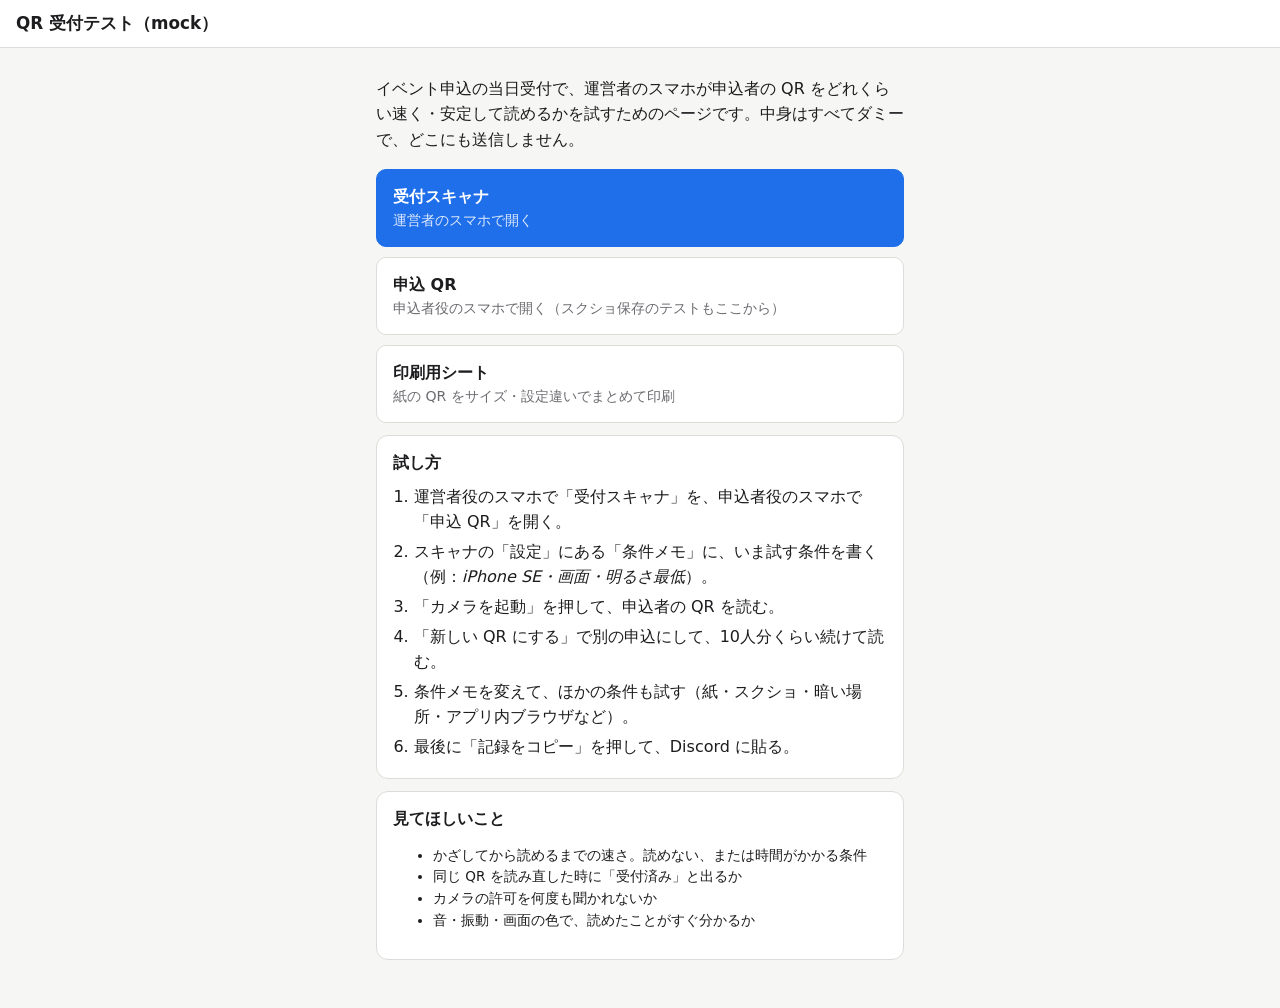
<file: site/index.html>
<!doctype html>
<html lang="ja">
<head>
  <meta charset="utf-8">
  <meta name="viewport" content="width=device-width, initial-scale=1">
  <title>QR受付テスト</title>
  <link rel="stylesheet" href="style.css">
</head>
<body>
  <header class="bar"><h1>QR 受付テスト（mock）</h1></header>
  <main>
    <p>イベント申込の当日受付で、運営者のスマホが申込者の QR をどれくらい速く・安定して読めるかを試すためのページです。中身はすべてダミーで、どこにも送信しません。</p>

    <div class="links">
      <a class="button primary" href="scan.html">受付スキャナ<span>運営者のスマホで開く</span></a>
      <a class="button" href="show.html">申込 QR<span>申込者役のスマホで開く（スクショ保存のテストもここから）</span></a>
      <a class="button" href="print.html">印刷用シート<span>紙の QR をサイズ・設定違いでまとめて印刷</span></a>
    </div>

    <section class="panel">
      <h2>試し方</h2>
      <ol class="steps">
        <li>運営者役のスマホで「受付スキャナ」を、申込者役のスマホで「申込 QR」を開く。</li>
        <li>スキャナの「設定」にある「条件メモ」に、いま試す条件を書く（例：<em>iPhone SE・画面・明るさ最低</em>）。</li>
        <li>「カメラを起動」を押して、申込者の QR を読む。</li>
        <li>「新しい QR にする」で別の申込にして、10人分くらい続けて読む。</li>
        <li>条件メモを変えて、ほかの条件も試す（紙・スクショ・暗い場所・アプリ内ブラウザなど）。</li>
        <li>最後に「記録をコピー」を押して、Discord に貼る。</li>
      </ol>
    </section>

    <section class="panel">
      <h2>見てほしいこと</h2>
      <ul class="small">
        <li>かざしてから読めるまでの速さ。読めない、または時間がかかる条件</li>
        <li>同じ QR を読み直した時に「受付済み」と出るか</li>
        <li>カメラの許可を何度も聞かれないか</li>
        <li>音・振動・画面の色で、読めたことがすぐ分かるか</li>
      </ul>
    </section>
  </main>
</body>
</html>
</file>
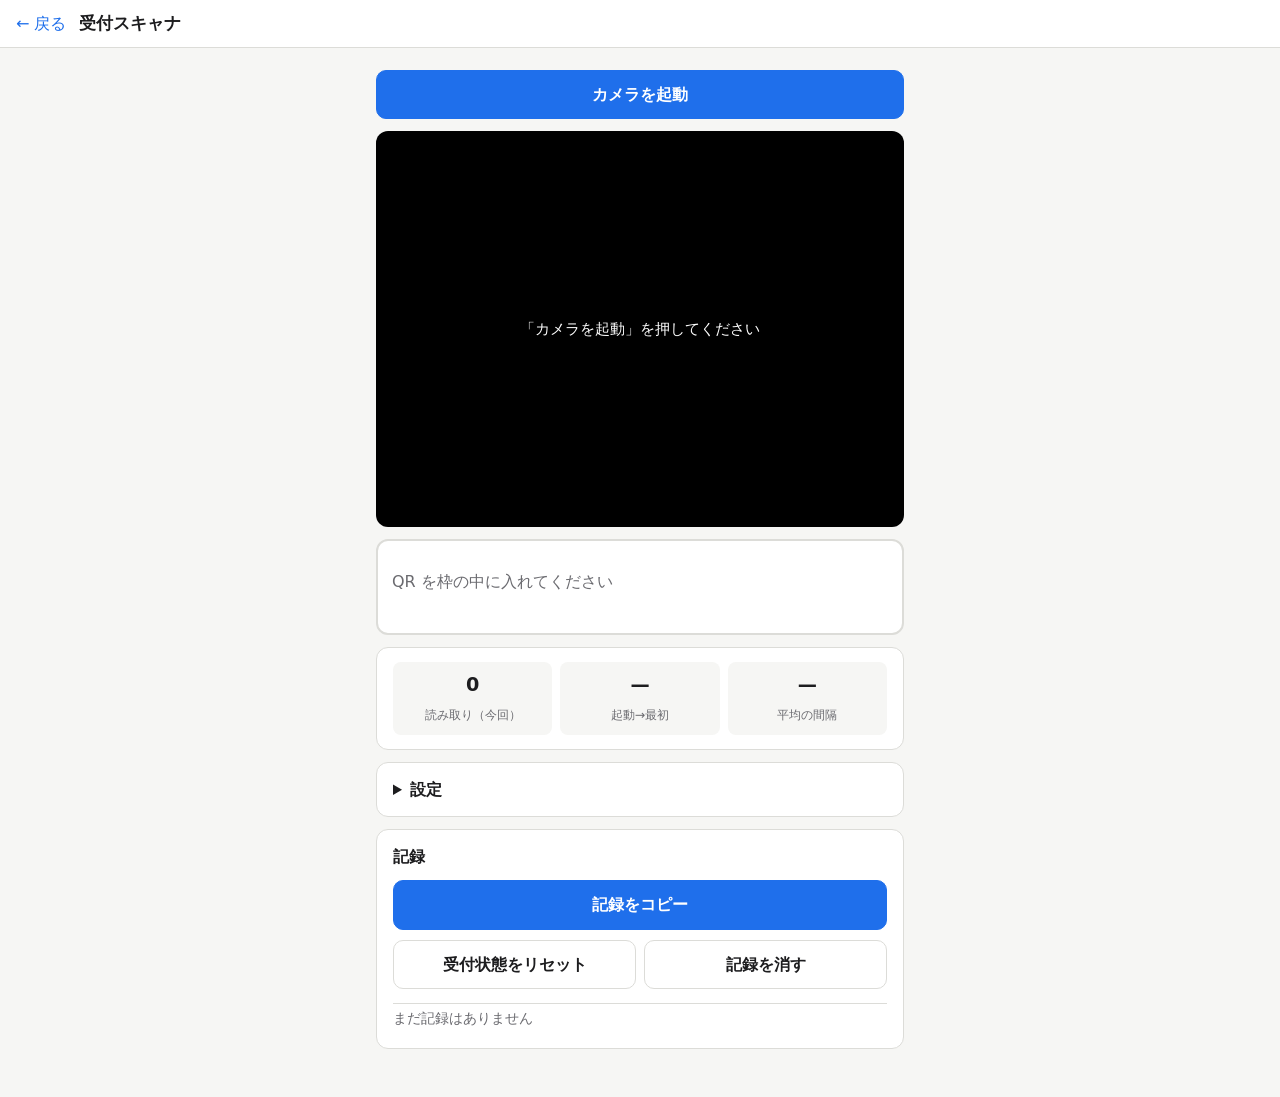
<file: site/scan.html>
<!doctype html>
<html lang="ja">
<head>
  <meta charset="utf-8">
  <meta name="viewport" content="width=device-width, initial-scale=1">
  <title>受付スキャナ（mock）</title>
  <link rel="stylesheet" href="style.css">
</head>
<body>
  <header class="bar"><a href="./">← 戻る</a><h1>受付スキャナ</h1></header>
  <main>
    <div id="warn" class="warn" hidden></div>

    <div class="row">
      <button id="startBtn" class="primary grow">カメラを起動</button>
      <button id="stopBtn" class="grow" hidden>停止</button>
      <button id="torchBtn" hidden>ライト</button>
    </div>

    <div class="viewer" id="viewer">
      <video id="video" playsinline muted></video>
      <div class="viewer-msg" id="viewerMsg">「カメラを起動」を押してください</div>
    </div>

    <section class="result" id="result" aria-live="polite">
      <p class="muted">QR を枠の中に入れてください</p>
    </section>

    <section class="panel">
      <div class="stats">
        <div><strong id="statCount">0</strong><span>読み取り（今回）</span></div>
        <div><strong id="statFirst">—</strong><span>起動→最初</span></div>
        <div><strong id="statAvg">—</strong><span>平均の間隔</span></div>
      </div>
    </section>

    <details class="panel" id="settingsPanel">
      <summary>設定</summary>
      <label class="field">条件メモ（記録に残ります）
        <input type="text" id="memo" placeholder="例：iPhone SE・紙・30mm・暗め">
      </label>
      <label class="field">読み取りエンジン
        <select id="engine">
          <option value="qr-scanner">qr-scanner（標準）</option>
          <option value="zxing">ZXing（比較用）</option>
        </select>
      </label>
      <label class="field">カメラ
        <select id="camera"><option value="">背面カメラ（自動）</option></select>
      </label>
      <label class="check"><input type="checkbox" id="sound" checked> 音を鳴らす</label>
      <label class="check"><input type="checkbox" id="vibrate" checked> 振動する（Android のみ）</label>
      <pre class="env" id="env"></pre>
    </details>

    <section class="panel">
      <h2>記録</h2>
      <div class="row">
        <button id="copyBtn" class="primary grow">記録をコピー</button>
      </div>
      <div class="row">
        <button id="resetCheckins" class="grow">受付状態をリセット</button>
        <button id="clearLog" class="grow">記録を消す</button>
      </div>
      <p class="small muted" id="copyMsg"></p>
      <ol class="log" id="log"></ol>
    </section>
  </main>

  <script type="module" src="scan.js"></script>
</body>
</html>
</file>
<file: site/style.css>
:root {
  --bg: #f6f6f4;
  --surface: #ffffff;
  --text: #1d1d1f;
  --muted: #6b6b70;
  --border: #dcdcd8;
  --accent: #1f6feb;
  --accent-text: #ffffff;
  --ok-bg: #e6f6ea;
  --ok-border: #2f9e44;
  --dup-bg: #fff4d6;
  --dup-border: #d9a400;
  --bad-bg: #fde8e8;
  --bad-border: #d93025;
  --badge-bg: #ececea;
  color-scheme: light;
}

@media (prefers-color-scheme: dark) {
  :root {
    --bg: #141416;
    --surface: #1f1f22;
    --text: #ececee;
    --muted: #a0a0a8;
    --border: #36363b;
    --accent: #4c8dff;
    --accent-text: #0b0b0c;
    --ok-bg: #12301b;
    --ok-border: #3fbf5f;
    --dup-bg: #3a2f0c;
    --dup-border: #e0b520;
    --bad-bg: #3d1515;
    --bad-border: #f05a4f;
    --badge-bg: #2e2e33;
    color-scheme: dark;
  }
}

* { box-sizing: border-box; }
[hidden] { display: none !important; }

body {
  margin: 0;
  background: var(--bg);
  color: var(--text);
  font-family: system-ui, -apple-system, "Hiragino Sans", "Noto Sans JP", sans-serif;
  line-height: 1.6;
  -webkit-text-size-adjust: 100%;
}

main {
  max-width: 560px;
  margin: 0 auto;
  padding: 12px 16px 48px;
}

.bar {
  display: flex;
  align-items: center;
  gap: 12px;
  padding: 10px 16px;
  background: var(--surface);
  border-bottom: 1px solid var(--border);
  position: sticky;
  top: 0;
  z-index: 10;
}
.bar h1 { font-size: 1.05rem; margin: 0; }
.bar a { color: var(--accent); text-decoration: none; white-space: nowrap; }

h2 { font-size: 1rem; margin: 0 0 8px; }

a { color: var(--accent); }

.panel {
  background: var(--surface);
  border: 1px solid var(--border);
  border-radius: 12px;
  padding: 14px 16px;
  margin-top: 12px;
}
details.panel > summary { cursor: pointer; font-weight: 600; }
details.panel[open] > summary { margin-bottom: 10px; }

label.field {
  display: block;
  margin: 10px 0;
  font-size: 0.92rem;
  color: var(--muted);
}
label.field select,
label.field input[type="text"] {
  display: block;
  width: 100%;
  margin-top: 4px;
  font: inherit;
  color: var(--text);
  background: var(--bg);
  border: 1px solid var(--border);
  border-radius: 8px;
  padding: 10px;
}
label.check { display: flex; align-items: center; gap: 8px; margin: 10px 0; }

.row { display: flex; flex-wrap: wrap; gap: 8px; margin-top: 10px; }

button, .button {
  font: inherit;
  font-weight: 600;
  padding: 11px 16px;
  min-height: 44px;
  border-radius: 10px;
  border: 1px solid var(--border);
  background: var(--surface);
  color: var(--text);
  cursor: pointer;
  text-decoration: none;
  display: inline-flex;
  align-items: center;
  justify-content: center;
}
button.primary, .button.primary {
  background: var(--accent);
  border-color: var(--accent);
  color: var(--accent-text);
}
button.grow { flex: 1; }
button:disabled { opacity: 0.5; }

.muted { color: var(--muted); }
.small { font-size: 0.85rem; }

.badge {
  display: inline-block;
  font-size: 0.78rem;
  padding: 1px 8px;
  border-radius: 999px;
  background: var(--badge-bg);
  margin-left: 4px;
  white-space: nowrap;
}
.badge.first { background: #d8e8ff; color: #0b3d91; }
.badge.nophoto { background: #ffd9d6; color: #8a1c13; }

.warn {
  background: var(--dup-bg);
  border: 1px solid var(--dup-border);
  border-radius: 10px;
  padding: 10px 12px;
  margin-top: 12px;
  font-size: 0.92rem;
}

/* ---- トップ ---- */
.links { display: grid; gap: 10px; margin-top: 12px; }
.links .button { justify-content: flex-start; flex-direction: column; align-items: flex-start; padding: 14px 16px; }
.links .button span { font-weight: 400; font-size: 0.88rem; color: var(--muted); }
.links .button.primary span { color: inherit; opacity: 0.85; }
ol.steps { padding-left: 1.3em; margin: 0; }
ol.steps li { margin: 4px 0; }

/* ---- 申込者の画面 ---- */
.ticket {
  background: var(--surface);
  border: 1px solid var(--border);
  border-radius: 16px;
  padding: 16px;
  margin-top: 12px;
  text-align: center;
}
.ticket .qr { margin: 8px auto; max-width: 420px; }
.ticket .qr img { display: block; width: 100%; height: auto; image-rendering: pixelated; border-radius: 4px; }
.ticket .session { font-weight: 600; margin: 8px 0 4px; }
ul.people { list-style: none; padding: 0; margin: 4px 0 8px; }
ul.people li { padding: 2px 0; }

/* ---- スキャナ ---- */
.viewer {
  position: relative;
  width: 100%;
  aspect-ratio: 4 / 3;
  max-height: 52vh;
  background: #000;
  border-radius: 12px;
  overflow: hidden;
  margin-top: 12px;
}
.viewer video { width: 100%; height: 100%; object-fit: cover; display: block; }
.viewer-msg {
  position: absolute;
  inset: 0;
  display: flex;
  align-items: center;
  justify-content: center;
  text-align: center;
  padding: 16px;
  color: #fff;
  font-size: 0.95rem;
  white-space: pre-line;
}
.viewer-msg:empty { display: none; }

.result {
  border: 2px solid var(--border);
  border-radius: 12px;
  padding: 12px 14px;
  margin-top: 12px;
  background: var(--surface);
  min-height: 96px;
}
.result.new { background: var(--ok-bg); border-color: var(--ok-border); }
.result.dup { background: var(--dup-bg); border-color: var(--dup-border); }
.result.bad { background: var(--bad-bg); border-color: var(--bad-border); }
.result .headline { font-size: 1.25rem; font-weight: 700; margin: 0; }
.result .meta { margin: 2px 0 8px; font-size: 0.92rem; }
.result ul { list-style: none; padding: 0; margin: 0; }
.result li {
  display: flex;
  align-items: center;
  justify-content: space-between;
  gap: 8px;
  padding: 6px 0;
  border-top: 1px solid var(--border);
}
.result li.cancelled .name { text-decoration: line-through; opacity: 0.6; }
.result li label { display: flex; align-items: center; gap: 6px; font-size: 0.88rem; white-space: nowrap; }
.result li input { width: 22px; height: 22px; }

.stats { display: grid; grid-template-columns: repeat(3, 1fr); gap: 8px; text-align: center; }
.stats div { background: var(--bg); border-radius: 8px; padding: 8px 4px; }
.stats strong { display: block; font-size: 1.2rem; }
.stats span { font-size: 0.78rem; color: var(--muted); }

ol.log { list-style: none; padding: 0; margin: 8px 0 0; font-size: 0.85rem; font-variant-numeric: tabular-nums; }
ol.log li { padding: 4px 0; border-top: 1px solid var(--border); display: flex; gap: 8px; flex-wrap: wrap; }
ol.log .k-new { color: var(--ok-border); font-weight: 700; }
ol.log .k-dup { color: var(--dup-border); font-weight: 700; }
ol.log .k-bad { color: var(--bad-border); font-weight: 700; }

pre.env { white-space: pre-wrap; word-break: break-all; font-size: 0.78rem; background: var(--bg); padding: 8px; border-radius: 8px; margin: 8px 0 0; }

/* ---- 印刷用シート ---- */
.sheet { display: grid; grid-template-columns: repeat(auto-fill, minmax(150px, 1fr)); gap: 12px; margin-top: 12px; }
.card {
  background: #fff;
  color: #000;
  border: 1px dashed #999;
  border-radius: 6px;
  padding: 6px;
  text-align: center;
  break-inside: avoid;
  page-break-inside: avoid;
}
.card .code { margin: 0 auto; }
.card .code svg { display: block; width: 100%; height: auto; }
.card p { margin: 4px 0 0; font-size: 9pt; line-height: 1.35; }

@media print {
  body { background: #fff; color: #000; }
  .bar, .no-print { display: none !important; }
  main { max-width: none; padding: 0; }
  .sheet { grid-template-columns: repeat(3, 1fr); gap: 4mm; }
}
</file>
